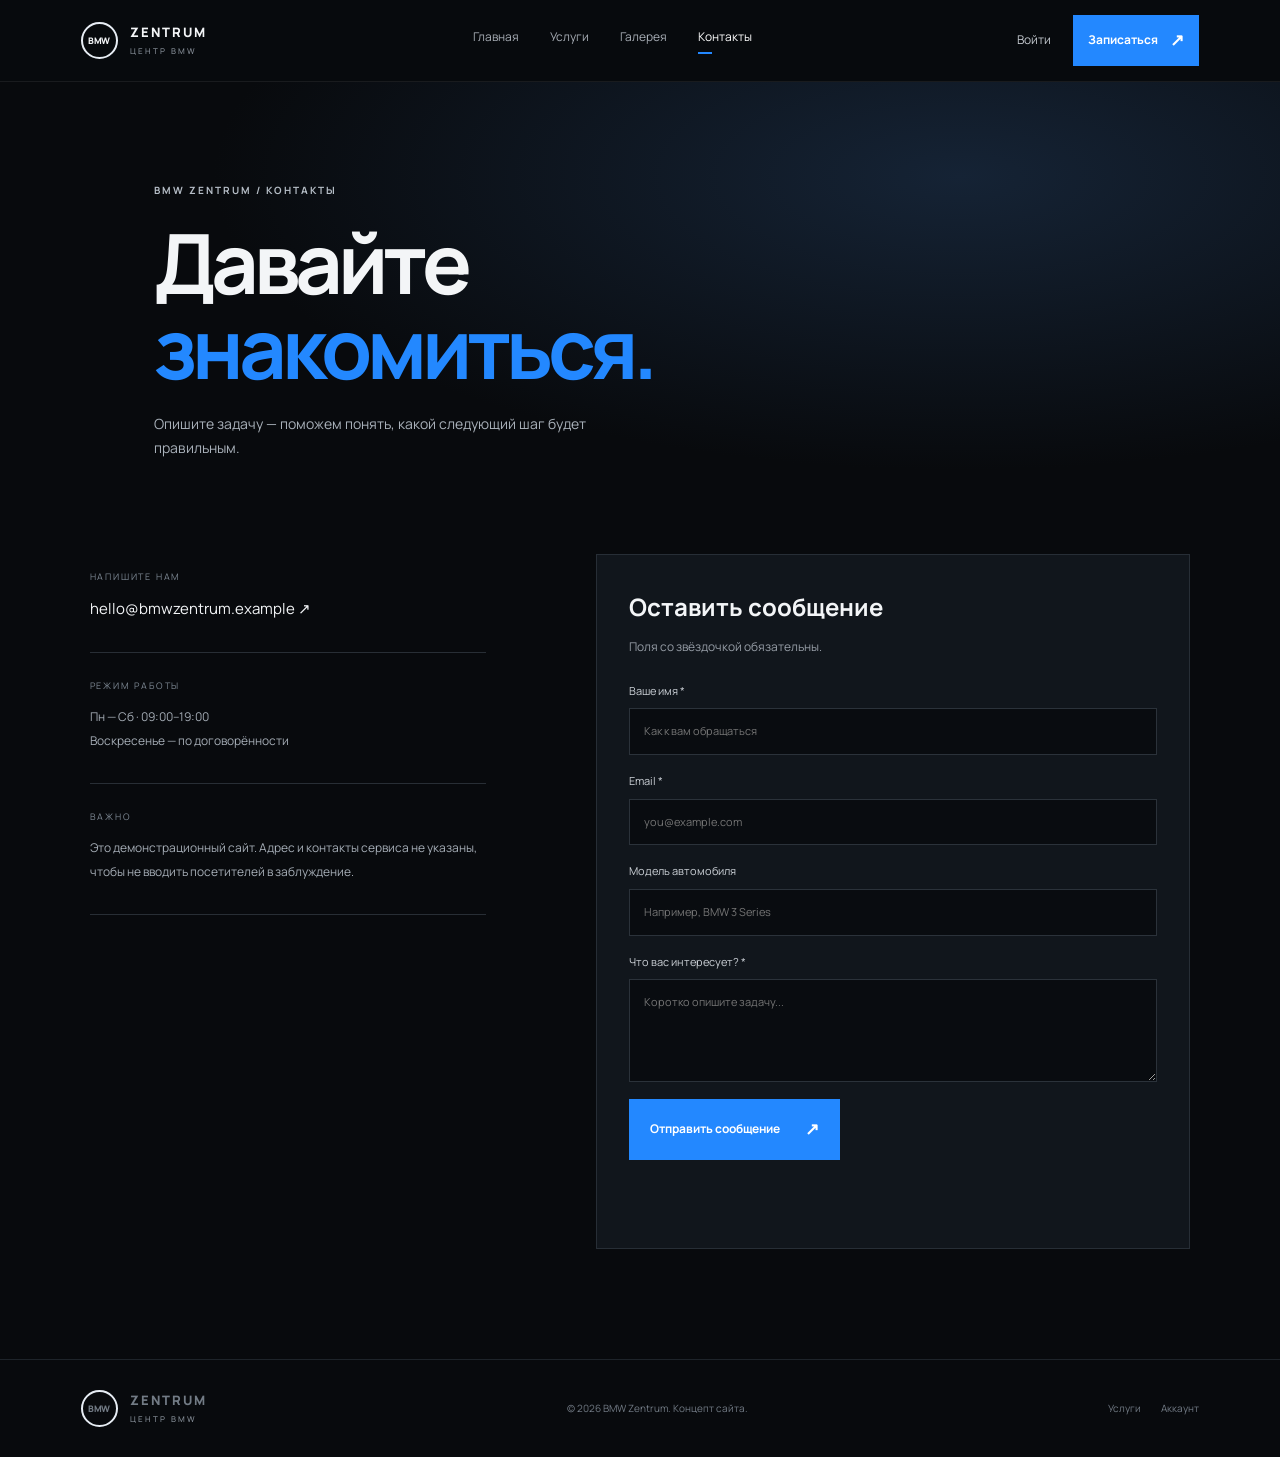
<file: BMW_Zentrum_Full_Ready/contact.html>
<!DOCTYPE html><html lang="ru"><head><meta charset="UTF-8"><meta name="viewport" content="width=device-width, initial-scale=1.0"><title>Контакты — BMW Zentrum</title><link rel="stylesheet" href="css/style.css"><link rel="preconnect" href="https://fonts.googleapis.com"><link href="https://fonts.googleapis.com/css2?family=Manrope:wght@400;500;600;700;800&display=swap" rel="stylesheet"></head><body>
<header class="header"><a class="brand" href="index.html"><span class="brand-mark">BMW</span><span class="brand-name">ZENTRUM<small>ЦЕНТР BMW</small></span></a><button class="menu-toggle" aria-label="Открыть меню">☰</button><nav class="nav"><a href="index.html">Главная</a><a href="services.html">Услуги</a><a href="gallery.html">Галерея</a><a class="active" href="contact.html">Контакты</a></nav><div class="header-actions"><a class="login-link" href="login.html">Войти</a><a class="button button-small" href="register.html">Записаться <span>↗</span></a></div></header>
<main><section class="page-hero"><div class="section-kicker">BMW ZENTRUM / КОНТАКТЫ</div><h1>Давайте<br><em>знакомиться.</em></h1><p>Опишите задачу — поможем понять, какой следующий шаг будет правильным.</p></section>
<section class="section-wrap contact-layout"><div class="contact-info"><div class="contact-block"><span class="contact-label">НАПИШИТЕ НАМ</span><a href="mailto:hello@bmwzentrum.example">hello@bmwzentrum.example ↗</a></div><div class="contact-block"><span class="contact-label">РЕЖИМ РАБОТЫ</span><p>Пн — Сб · 09:00–19:00<br>Воскресенье — по договорённости</p></div><div class="contact-block"><span class="contact-label">ВАЖНО</span><p>Это демонстрационный сайт. Адрес и контакты сервиса не указаны, чтобы не вводить посетителей в заблуждение.</p></div></div>
<form class="form-panel" id="contact-form"><h2>Оставить сообщение</h2><p class="muted">Поля со звёздочкой обязательны.</p><label>Ваше имя *<input name="name" required minlength="2" placeholder="Как к вам обращаться"></label><label>Email *<input name="email" type="email" required placeholder="you@example.com"></label><label>Модель автомобиля<input name="car" placeholder="Например, BMW 3 Series"></label><label>Что вас интересует? *<textarea name="message" required minlength="10" rows="4" placeholder="Коротко опишите задачу..."></textarea></label><button class="button" type="submit">Отправить сообщение <span>↗</span></button><p class="form-message" aria-live="polite"></p></form></section></main>
<footer class="footer"><a class="brand" href="index.html"><span class="brand-mark">BMW</span><span class="brand-name">ZENTRUM<small>ЦЕНТР BMW</small></span></a><span>© <span data-year></span> BMW Zentrum. Концепт сайта.</span><div><a href="services.html">Услуги</a><a href="login.html">Аккаунт</a></div></footer><script src="js/app.js"></script></body></html>
</file>
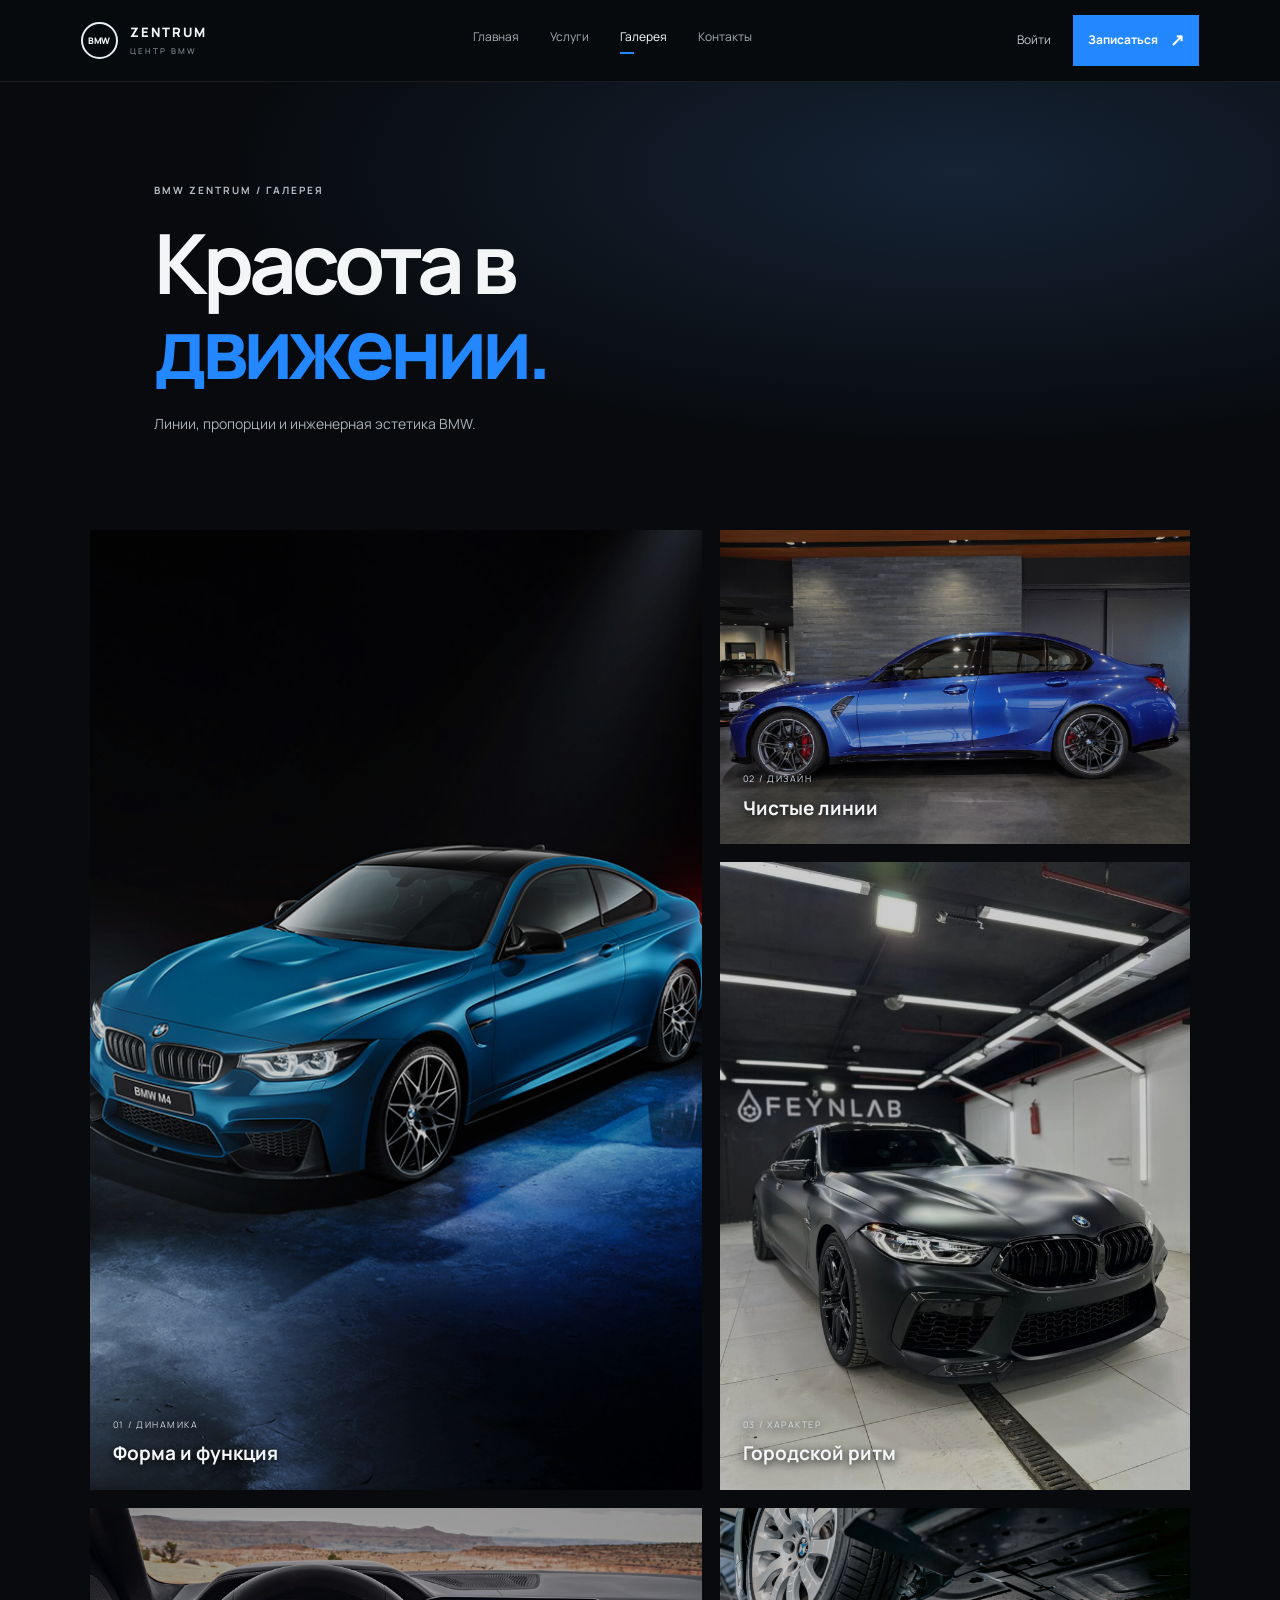
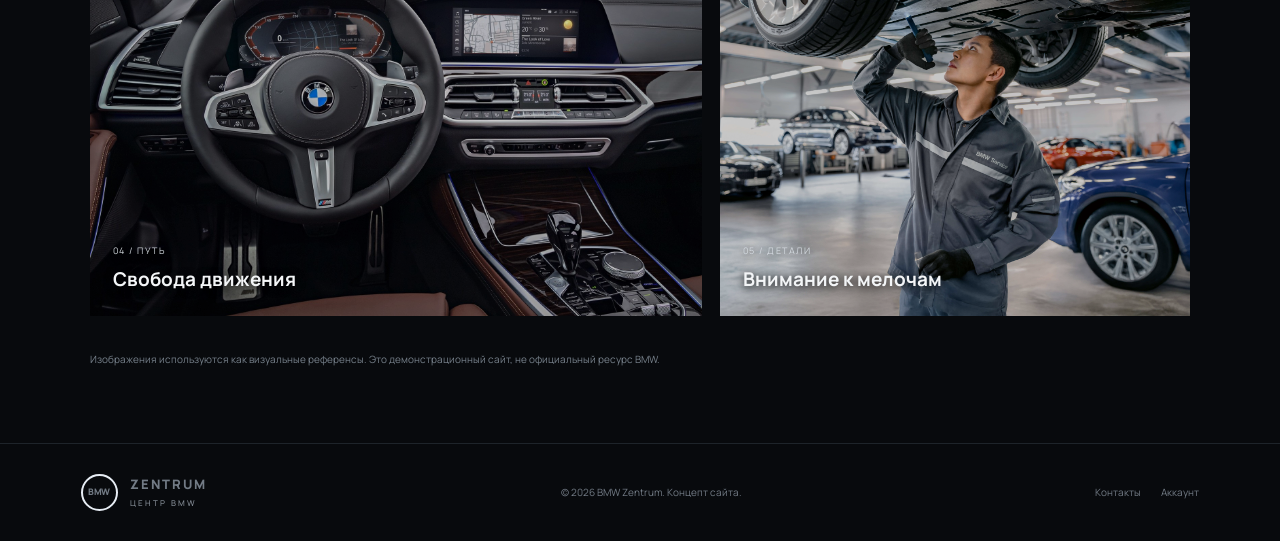
<file: BMW_Zentrum_Full_Ready/gallery.html>
<!DOCTYPE html><html lang="ru"><head><meta charset="UTF-8"><meta name="viewport" content="width=device-width, initial-scale=1.0"><title>Галерея — BMW Zentrum</title><link rel="stylesheet" href="css/style.css"><link rel="preconnect" href="https://fonts.googleapis.com"><link href="https://fonts.googleapis.com/css2?family=Manrope:wght@400;500;600;700;800&display=swap" rel="stylesheet"></head><body>
<header class="header"><a class="brand" href="index.html"><span class="brand-mark">BMW</span><span class="brand-name">ZENTRUM<small>ЦЕНТР BMW</small></span></a><button class="menu-toggle" aria-label="Открыть меню">☰</button><nav class="nav"><a href="index.html">Главная</a><a href="services.html">Услуги</a><a class="active" href="gallery.html">Галерея</a><a href="contact.html">Контакты</a></nav><div class="header-actions"><a class="login-link" href="login.html">Войти</a><a class="button button-small" href="register.html">Записаться <span>↗</span></a></div></header>
<main><section class="page-hero"><div class="section-kicker">BMW ZENTRUM / ГАЛЕРЕЯ</div><h1>Красота в<br><em>движении.</em></h1><p>Линии, пропорции и инженерная эстетика BMW.</p></section><section class="section-wrap gallery-grid">
<figure class="gallery-item gallery-large reveal"><img src="assets/bmw-main.jpg" alt="Спортивный автомобиль BMW на дороге" loading="lazy"><figcaption><span>01 / ДИНАМИКА</span><strong>Форма и функция</strong></figcaption></figure>
<figure class="gallery-item reveal"><img src="assets/bmw-gallery-1.jpg" alt="Спортивный автомобиль в профиль" loading="lazy"><figcaption><span>02 / ДИЗАЙН</span><strong>Чистые линии</strong></figcaption></figure>
<figure class="gallery-item reveal"><img src="assets/bmw-gallery-2.jpg" alt="Автомобиль на фоне города" loading="lazy"><figcaption><span>03 / ХАРАКТЕР</span><strong>Городской ритм</strong></figcaption></figure>
<figure class="gallery-item reveal"><img src="assets/bmw-gallery-3.jpg" alt="Автомобиль на открытой дороге" loading="lazy"><figcaption><span>04 / ПУТЬ</span><strong>Свобода движения</strong></figcaption></figure>
<figure class="gallery-item reveal"><img src="assets/bmw-gallery-4.jpg" alt="Автомобиль в красивом освещении" loading="lazy"><figcaption><span>05 / ДЕТАЛИ</span><strong>Внимание к мелочам</strong></figcaption></figure>
</section><p class="gallery-note section-wrap">Изображения используются как визуальные референсы. Это демонстрационный сайт, не официальный ресурс BMW.</p></main>
<footer class="footer"><a class="brand" href="index.html"><span class="brand-mark">BMW</span><span class="brand-name">ZENTRUM<small>ЦЕНТР BMW</small></span></a><span>© <span data-year></span> BMW Zentrum. Концепт сайта.</span><div><a href="contact.html">Контакты</a><a href="login.html">Аккаунт</a></div></footer><script src="js/app.js"></script></body></html>
</file>
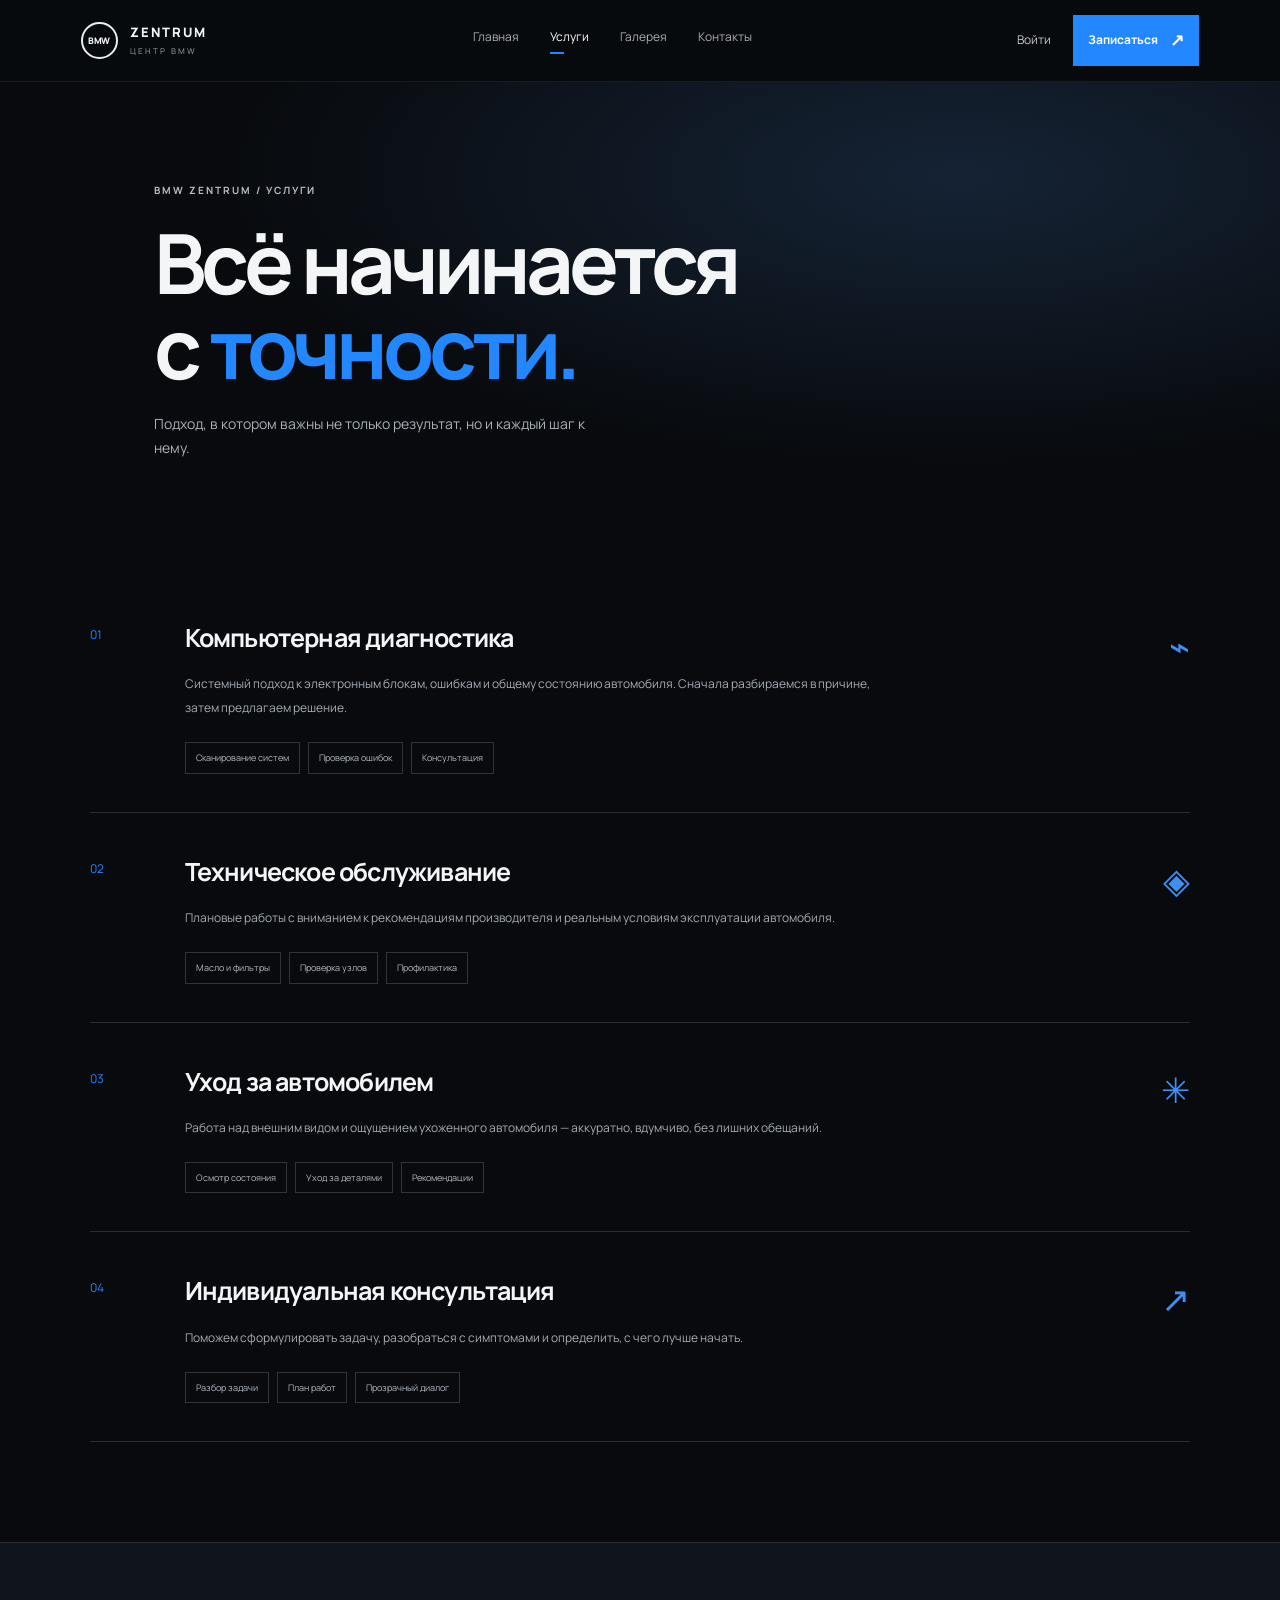
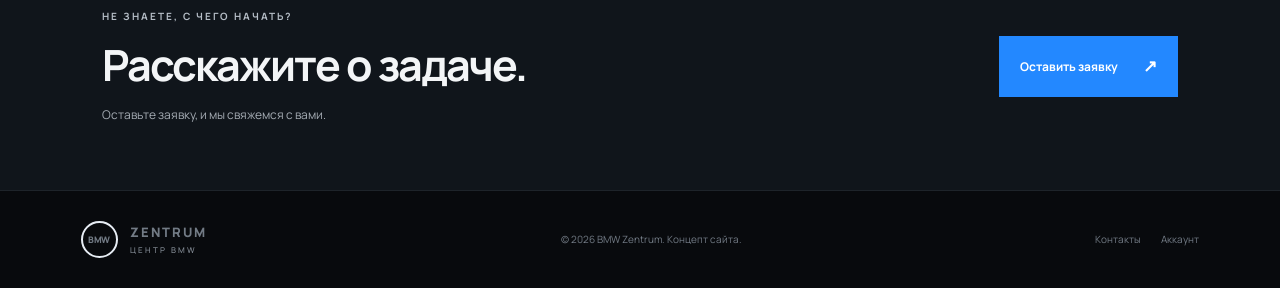
<file: BMW_Zentrum_Full_Ready/services.html>
<!DOCTYPE html><html lang="ru"><head><meta charset="UTF-8"><meta name="viewport" content="width=device-width, initial-scale=1.0"><title>Услуги — BMW Zentrum</title><link rel="stylesheet" href="css/style.css"><link rel="preconnect" href="https://fonts.googleapis.com"><link href="https://fonts.googleapis.com/css2?family=Manrope:wght@400;500;600;700;800&display=swap" rel="stylesheet"></head><body>
<header class="header"><a class="brand" href="index.html"><span class="brand-mark">BMW</span><span class="brand-name">ZENTRUM<small>ЦЕНТР BMW</small></span></a><button class="menu-toggle" aria-label="Открыть меню">☰</button><nav class="nav"><a href="index.html">Главная</a><a class="active" href="services.html">Услуги</a><a href="gallery.html">Галерея</a><a href="contact.html">Контакты</a></nav><div class="header-actions"><a class="login-link" href="login.html">Войти</a><a class="button button-small" href="register.html">Записаться <span>↗</span></a></div></header>
<main><section class="page-hero"><div class="section-kicker">BMW ZENTRUM / УСЛУГИ</div><h1>Всё начинается<br>с <em>точности.</em></h1><p>Подход, в котором важны не только результат, но и каждый шаг к нему.</p></section>
<section class="section-wrap service-list"><article id="diagnostics" class="service-row reveal"><div class="service-row-num">01</div><div><h2>Компьютерная диагностика</h2><p>Системный подход к электронным блокам, ошибкам и общему состоянию автомобиля. Сначала разбираемся в причине, затем предлагаем решение.</p><div class="tags"><span>Сканирование систем</span><span>Проверка ошибок</span><span>Консультация</span></div></div><span class="row-symbol">⌁</span></article>
<article id="maintenance" class="service-row reveal"><div class="service-row-num">02</div><div><h2>Техническое обслуживание</h2><p>Плановые работы с вниманием к рекомендациям производителя и реальным условиям эксплуатации автомобиля.</p><div class="tags"><span>Масло и фильтры</span><span>Проверка узлов</span><span>Профилактика</span></div></div><span class="row-symbol">◈</span></article>
<article id="care" class="service-row reveal"><div class="service-row-num">03</div><div><h2>Уход за автомобилем</h2><p>Работа над внешним видом и ощущением ухоженного автомобиля — аккуратно, вдумчиво, без лишних обещаний.</p><div class="tags"><span>Осмотр состояния</span><span>Уход за деталями</span><span>Рекомендации</span></div></div><span class="row-symbol">✳</span></article>
<article class="service-row reveal"><div class="service-row-num">04</div><div><h2>Индивидуальная консультация</h2><p>Поможем сформулировать задачу, разобраться с симптомами и определить, с чего лучше начать.</p><div class="tags"><span>Разбор задачи</span><span>План работ</span><span>Прозрачный диалог</span></div></div><span class="row-symbol">↗</span></article></section>
<section class="cta-section"><div><p class="eyebrow">НЕ ЗНАЕТЕ, С ЧЕГО НАЧАТЬ?</p><h2>Расскажите о задаче.</h2><p>Оставьте заявку, и мы свяжемся с вами.</p></div><a class="button" href="register.html">Оставить заявку <span>↗</span></a></section></main>
<footer class="footer"><a class="brand" href="index.html"><span class="brand-mark">BMW</span><span class="brand-name">ZENTRUM<small>ЦЕНТР BMW</small></span></a><span>© <span data-year></span> BMW Zentrum. Концепт сайта.</span><div><a href="contact.html">Контакты</a><a href="login.html">Аккаунт</a></div></footer><script src="js/app.js"></script></body></html>
</file>
<file: BMW_Zentrum_Full_Ready/css/style.css>
*{box-sizing:border-box} :root{--bg:#080a0d;--panel:#101419;--text:#f3f5f7;--muted:#969da6;--line:#272d34;--blue:#2388ff;--lime:#c5f46b}html{scroll-behavior:smooth;scroll-padding-top:90px}body{margin:0;background:var(--bg);color:var(--text);font-family:Manrope,Arial,sans-serif;font-size:14px;line-height:1.7}a{color:inherit;text-decoration:none}button,input,textarea{font:inherit}.header{height:82px;padding:0 6.3%;display:flex;align-items:center;justify-content:space-between;gap:28px;border-bottom:1px solid rgba(255,255,255,.07);position:relative;z-index:10;background:rgba(8,10,13,.94)}.brand{display:flex;align-items:center;gap:12px;flex-shrink:0}.brand-mark{height:37px;width:37px;border:2px solid #e7edf4;border-radius:50%;display:grid;place-items:center;font-size:9px;font-weight:800;letter-spacing:-.5px}.brand-name{font-size:13px;font-weight:800;letter-spacing:2px;line-height:1.2}.brand-name small{display:block;font-size:8px;font-weight:500;letter-spacing:2px;color:#858d96;margin-top:5px}.nav{display:flex;gap:31px;color:#a7adb5;font-size:12px}.nav a{transition:color .25s}.nav a:hover,.nav a.active,.login-link:hover{color:#fff}.nav a.active:after{content:"";display:block;height:2px;width:14px;background:var(--blue);margin-top:5px}.header-actions{display:flex;align-items:center;gap:22px}.login-link{font-size:12px;color:#c3c8ce}.button{display:inline-flex;align-items:center;justify-content:center;gap:25px;padding:15px 20px;background:var(--blue);color:#fff;font-size:12px;font-weight:700;border:1px solid var(--blue);transition:transform .25s,background .25s;cursor:pointer}.button:hover{transform:translateY(-3px);background:#0877f3}.button span{font-size:17px}.button-small{padding:10px 14px;gap:12px}.menu-toggle{display:none;background:none;color:#fff;border:0;font-size:22px}.hero{min-height:690px;height:calc(100vh - 82px);max-height:900px;position:relative;overflow:hidden;display:flex;align-items:center;padding:0 12%}.hero-image,.hero-shade{position:absolute;inset:0}.hero-image{background:url('../assets/bmw-main.jpg') center 57%/cover;animation:heroZoom 18s ease-in-out infinite alternate}.hero-shade{background:linear-gradient(90deg,rgba(5,7,10,.96) 0%,rgba(5,7,10,.8) 38%,rgba(5,7,10,.18) 100%),linear-gradient(0deg,rgba(5,7,10,.7),transparent 35%)}.hero-content{position:relative;z-index:1;max-width:600px}.eyebrow,.section-kicker{font-size:10px;letter-spacing:2px;color:#b5bdc6;font-weight:700}.eyebrow{display:flex;align-items:center;gap:12px}.eyebrow-line{height:1px;width:29px;background:var(--blue)}h1,h2,h3,p{margin-top:0}.hero h1,.page-hero h1{font-size:clamp(50px,7vw,94px);line-height:1.02;letter-spacing:-5px;margin:27px 0 23px;font-weight:700}.hero h1 em,.page-hero h1 em,.feature-panel h2 em,.auth-visual-copy h2 em{font-style:normal;color:var(--blue)}.hero-copy{font-size:15px;line-height:1.9;color:#c3c9d0;max-width:380px}.hero-buttons{display:flex;align-items:center;gap:29px;margin-top:32px}.text-link{font-size:11px;color:#e0e4e8}.text-link span{margin-left:10px;font-size:16px}.hero-note{font-size:9px;letter-spacing:1.8px;color:#b7bec6;margin-top:68px}.live-dot{display:inline-block;width:7px;height:7px;background:var(--lime);border-radius:50%;margin-right:10px;box-shadow:0 0 12px #c5f46b}.hero-counter{position:absolute;right:6.5%;bottom:42px;z-index:2;font-size:12px;color:#7f8790}.hero-counter strong{font-size:22px;color:white}.vertical-label{position:absolute;right:3%;top:44%;writing-mode:vertical-rl;letter-spacing:3px;font-size:8px;color:#aab0b8}.section-wrap{width:min(1120px,86%);margin:0 auto}.stats{display:grid;grid-template-columns:repeat(4,1fr);padding:37px 0;border-bottom:1px solid var(--line);gap:20px}.stats>div{display:flex;flex-direction:column;gap:5px}.stats strong{font-size:22px;letter-spacing:-1px}.stats span{font-size:10px;color:var(--muted)}.stats .stats-cta{justify-content:center;border-left:1px solid var(--line);padding-left:26px}.stats-cta a{font-size:11px;color:#fff;margin-top:4px}.intro-section{padding-top:112px;padding-bottom:115px}.intro-grid{display:grid;grid-template-columns:1fr 1fr;gap:8%;margin-top:30px}.intro-grid h2,.section-heading h2,.cta-section h2{font-size:clamp(32px,4vw,50px);letter-spacing:-2px;line-height:1.16;margin:0}.intro-grid h2 span{color:#68717b}.large-copy{font-size:19px;line-height:1.7;color:#e1e5e9}.muted{color:var(--muted);font-size:12px;line-height:1.9}.under-link{display:inline-block;margin-top:22px;padding-bottom:8px;border-bottom:1px solid #4a525b;font-size:11px;font-weight:700}.under-link span{color:var(--blue);margin-left:15px;font-size:16px}.feature-section{min-height:540px;display:grid;grid-template-columns:1.1fr .9fr;background:#11161b}.feature-image{background:url('../assets/bmw-feature.jpg') center/cover;min-height:500px}.feature-panel{padding:75px clamp(35px,7vw,100px);align-self:center}.feature-panel h2{font-size:clamp(37px,4vw,57px);line-height:1.12;letter-spacing:-2.5px;margin:28px 0}.feature-panel>p:not(.eyebrow){font-size:12px;color:#aab1b9;line-height:2;max-width:350px}.button-outline{background:transparent;border-color:#4c5661;margin-top:18px}.button-outline:hover{background:#1d252d}.services-preview{padding-top:110px;padding-bottom:120px}.section-heading{display:flex;justify-content:space-between;align-items:end;gap:20px;margin-bottom:38px}.section-heading h2{margin-top:17px}.section-heading .under-link{margin-bottom:5px}.service-cards{display:grid;grid-template-columns:repeat(3,1fr);gap:14px}.service-card{position:relative;padding:27px 25px 30px;background:#101419;border:1px solid #20262d;min-height:250px;transition:transform .3s,border-color .3s,background .3s}.service-card:hover{transform:translateY(-6px);border-color:#3b6fa9;background:#131a22}.card-number{font-size:10px;color:#6e7781}.service-icon{display:block;font-size:29px;color:var(--blue);margin:22px 0 12px}.service-card h3{font-size:18px;margin-bottom:10px}.service-card p{font-size:11px;color:#929aa4;line-height:1.9;max-width:260px}.card-arrow{position:absolute;right:23px;top:24px;color:#737e88}.cta-section{padding:65px 8%;background:#10151b;display:flex;align-items:center;justify-content:space-between;gap:30px;border-top:1px solid #252b32}.cta-section h2{font-size:clamp(29px,4vw,43px);margin:15px 0}.cta-section p:not(.eyebrow){color:#a4abb3;font-size:12px;margin:0}.cta-section .button{flex-shrink:0}.footer{padding:30px 6.3%;display:flex;align-items:center;justify-content:space-between;gap:20px;border-top:1px solid #1e242a;color:#727b85;font-size:10px}.footer>div{display:flex;gap:20px}.footer a:hover{color:#fff}.page-hero{padding:100px 12% 80px;background:radial-gradient(ellipse at 75% 20%,#152335 0%,#080a0d 55%)}.page-hero h1{font-size:clamp(52px,7vw,83px);margin:22px 0}.page-hero>p{font-size:14px;color:#a9b1ba;max-width:460px}.service-list{padding-top:25px;padding-bottom:100px}.service-row{display:grid;grid-template-columns:70px 1fr 60px;gap:25px;padding:38px 0;border-bottom:1px solid #272d34;scroll-margin-top:110px}.service-row-num{font-size:12px;color:var(--blue);padding-top:8px}.service-row h2{font-size:25px;letter-spacing:-.8px;margin-bottom:13px}.service-row p{font-size:12px;line-height:2;color:#a4acb5;max-width:720px}.tags{display:flex;gap:8px;flex-wrap:wrap;margin-top:22px}.tags span{font-size:9px;color:#b2bac3;padding:7px 10px;border:1px solid #2d343c}.row-symbol{font-size:35px;color:#3f8ff1;text-align:right}.gallery-grid{display:grid;grid-template-columns:1.3fr 1fr;gap:18px;padding-bottom:35px}.gallery-item{margin:0;position:relative;overflow:hidden;min-height:260px;background:#13181e}.gallery-item img{display:block;width:100%;height:100%;min-height:260px;object-fit:cover;filter:brightness(.8);transition:transform .7s,filter .4s}.gallery-item:hover img{transform:scale(1.05);filter:brightness(1)}.gallery-large{grid-row:span 2}.gallery-large img{min-height:550px}.gallery-item figcaption{position:absolute;left:23px;right:23px;bottom:20px;display:flex;flex-direction:column;gap:5px;text-shadow:0 2px 10px #000}.gallery-item figcaption span{font-size:9px;letter-spacing:1.5px;color:#d3d9df}.gallery-item figcaption strong{font-size:19px}.gallery-note{font-size:10px;color:#77818b;padding-bottom:75px}.contact-layout{display:grid;grid-template-columns:.8fr 1.2fr;gap:10%;padding-bottom:110px}.contact-info{padding-top:15px}.contact-block{padding:0 0 30px;margin-bottom:25px;border-bottom:1px solid #282e35}.contact-label{font-size:9px;letter-spacing:1.8px;color:#7e8994;display:block;margin-bottom:12px}.contact-block>a{font-size:15px}.contact-block p{font-size:12px;color:#a5adb6;line-height:2;margin-bottom:0}.form-panel{padding:32px;background:#11161c;border:1px solid #272e36}.form-panel h2{font-size:24px;margin-bottom:8px}.form-panel>p{margin-bottom:23px}.form-panel label,.auth-form label{display:block;font-size:11px;color:#cbd0d6;margin-bottom:17px}.form-panel input,.form-panel textarea,.auth-form input{display:block;width:100%;margin-top:8px;background:#090c10;border:1px solid #2b323a;color:white;padding:13px 14px;outline:none;resize:vertical;transition:border-color .2s}.form-panel input:focus,.form-panel textarea:focus,.auth-form input:focus{border-color:#398cf0}.form-message{font-size:11px;color:var(--lime);margin:15px 0 0;min-height:18px}.auth-body{min-height:100vh}.auth-body .header{height:76px}.auth-main{display:grid;grid-template-columns:1fr 1fr;min-height:calc(100vh - 76px)}.auth-visual{position:relative;display:flex;align-items:end;padding:9%;overflow:hidden;min-height:650px}.auth-visual-bg{position:absolute;inset:0;background:linear-gradient(0deg,rgba(4,6,9,.95),rgba(4,6,9,.12)),url('../assets/bmw-register.jpg') center/cover;animation:heroZoom 20s ease-in-out infinite alternate}.login-visual-bg{background-image:linear-gradient(0deg,rgba(4,6,9,.95),rgba(4,6,9,.12)),url('../assets/bmw-login.jpg')}.auth-visual-copy{position:relative;z-index:1}.auth-visual-copy h2{font-size:clamp(37px,5vw,64px);line-height:1.1;letter-spacing:-3px;margin:22px 0}.auth-visual-copy p:last-child{color:#b7bec7;font-size:12px;max-width:350px}.auth-form-wrap{width:min(430px,82%);margin:auto;padding:65px 0}.auth-form-wrap h1{font-size:35px;letter-spacing:-1.5px;margin:18px 0 8px}.auth-form-wrap>.muted{margin-bottom:35px}.inline-link{color:#64aaff}.auth-form label{margin-bottom:20px}.auth-form input{padding:15px}.button-full{width:100%;margin-top:8px;justify-content:space-between}.privacy-note{font-size:9px;line-height:1.8;color:#6f7882;margin-top:25px}.plain-button{background:transparent;border:0;color:#89939d;font-size:10px;text-decoration:underline;cursor:pointer;margin-top:13px;padding:0}.reveal{opacity:0;transform:translateY(22px);transition:opacity .7s ease,transform .7s ease}.reveal.visible{opacity:1;transform:translateY(0)}@keyframes heroZoom{from{transform:scale(1)}to{transform:scale(1.07)}}@media(max-width:900px){.header{padding:0 4%;gap:15px}.nav{gap:16px}.header-actions{gap:12px}.hero{padding:0 8%}.section-wrap{width:90%}.feature-panel{padding:55px 35px}.contact-layout{gap:5%}.auth-form-wrap{width:85%}}@media(max-width:700px){.header{height:72px}.menu-toggle{display:block;order:3}.nav{display:none;position:absolute;top:71px;left:0;right:0;padding:18px 6%;background:#0d1116;border-bottom:1px solid #2b323a;flex-direction:column;gap:16px}.nav.open{display:flex}.header-actions{margin-left:auto}.header-actions .button{display:none}.hero{height:calc(100svh - 72px);min-height:620px;padding:0 7%}.hero h1{font-size:58px;letter-spacing:-3px}.hero-shade{background:linear-gradient(90deg,rgba(5,7,10,.92),rgba(5,7,10,.45)),linear-gradient(0deg,rgba(5,7,10,.6),transparent)}.vertical-label{display:none}.hero-counter{right:7%;bottom:25px}.hero-note{margin-top:50px}.stats{grid-template-columns:1fr 1fr;padding:28px 0}.stats .stats-cta{border-left:0;padding-left:0}.intro-section,.services-preview{padding-top:75px;padding-bottom:75px}.intro-grid{grid-template-columns:1fr;gap:25px}.intro-grid h2{font-size:40px}.feature-section{grid-template-columns:1fr}.feature-image{min-height:300px}.feature-panel{padding:45px 7% 55px}.section-heading{align-items:start;flex-direction:column}.service-cards{grid-template-columns:1fr}.service-card{min-height:215px}.cta-section{align-items:flex-start;flex-direction:column;padding:45px 7%}.footer{padding:25px 5%;flex-wrap:wrap}.footer>span{order:3;width:100%}.page-hero{padding:75px 7% 55px}.page-hero h1{letter-spacing:-3px}.service-row{grid-template-columns:32px 1fr;gap:12px;padding:28px 0}.service-row h2{font-size:21px}.row-symbol{display:none}.gallery-grid{grid-template-columns:1fr}.gallery-large{grid-row:auto}.gallery-large img{min-height:330px}.gallery-item img{min-height:260px}.contact-layout{grid-template-columns:1fr;padding-bottom:70px;gap:30px}.form-panel{padding:24px}.auth-main{grid-template-columns:1fr}.auth-visual{display:none}.auth-form-wrap{width:86%;padding:55px 0}.auth-body .header{height:72px}.auth-form-wrap h1{font-size:31px}}@media(prefers-reduced-motion:reduce){*,*::before,*::after{scroll-behavior:auto!important;animation:none!important;transition:none!important}.reveal{opacity:1;transform:none}}
</file>
